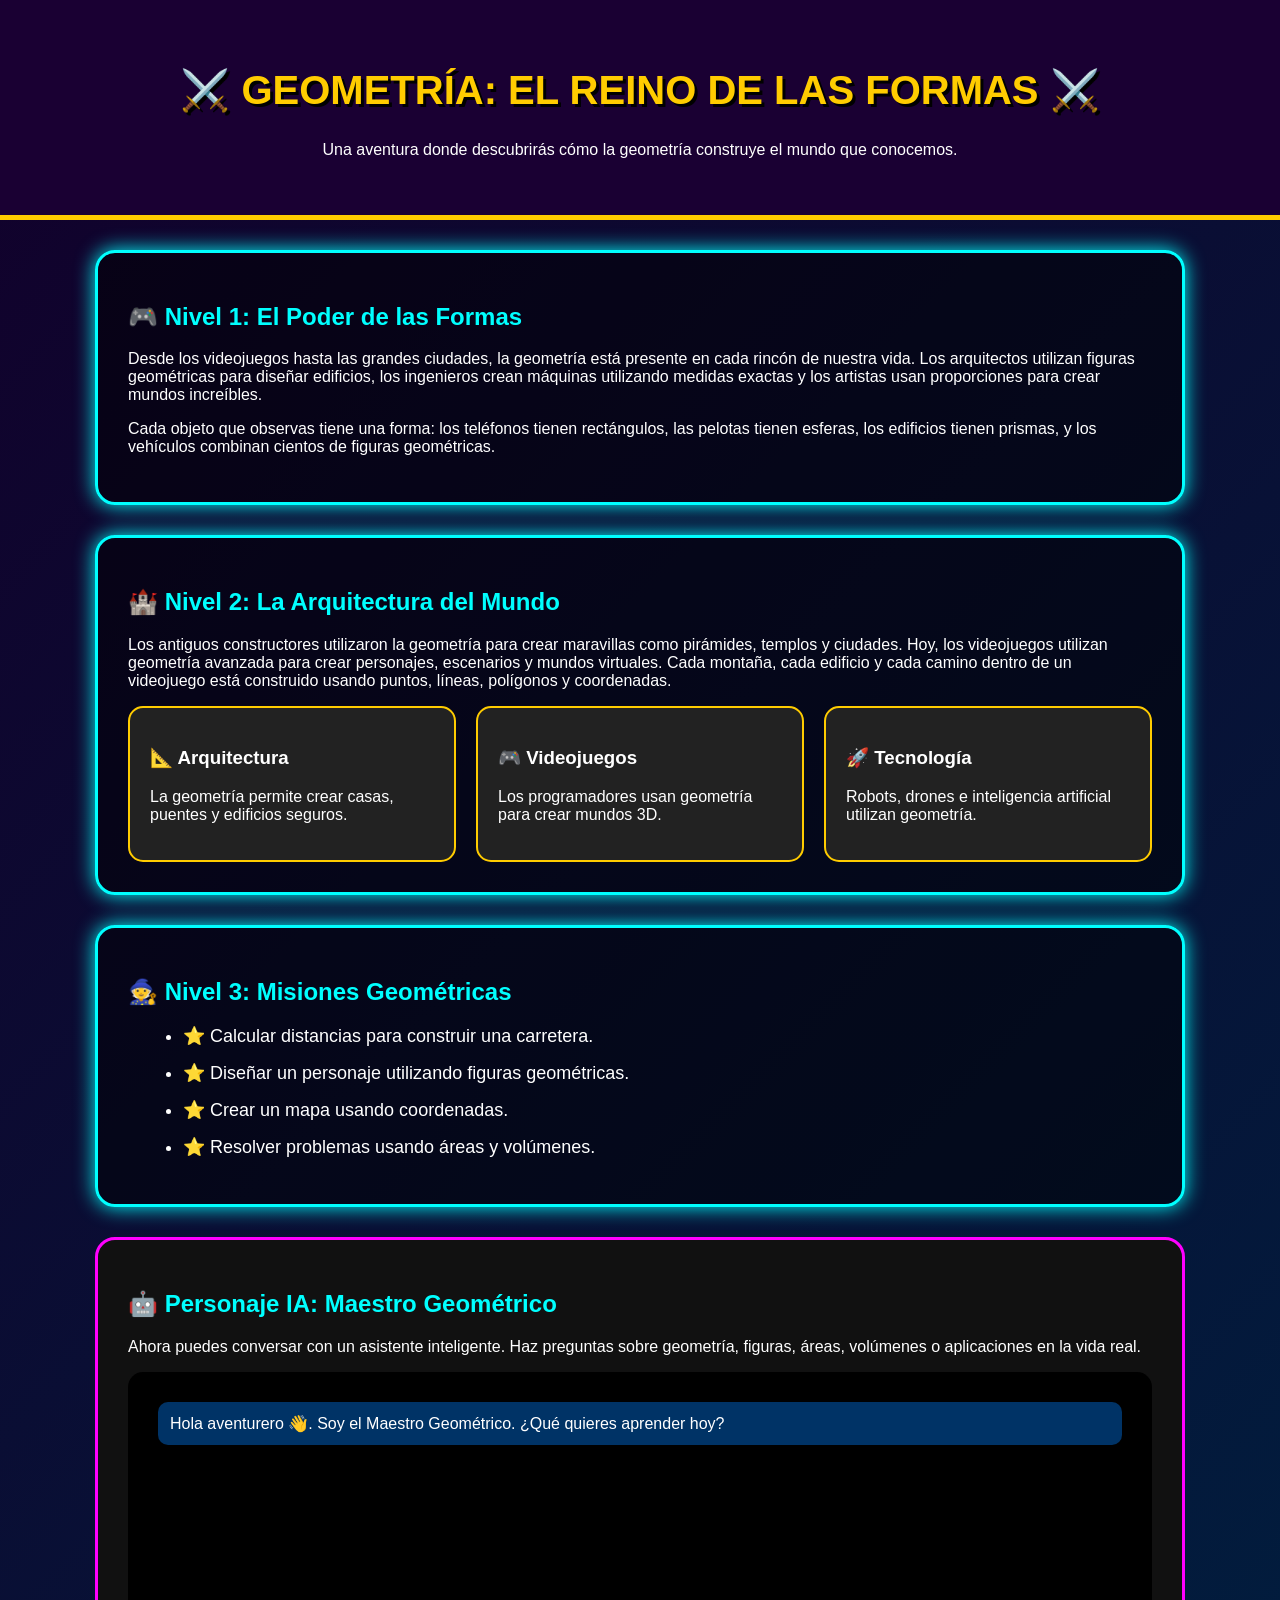
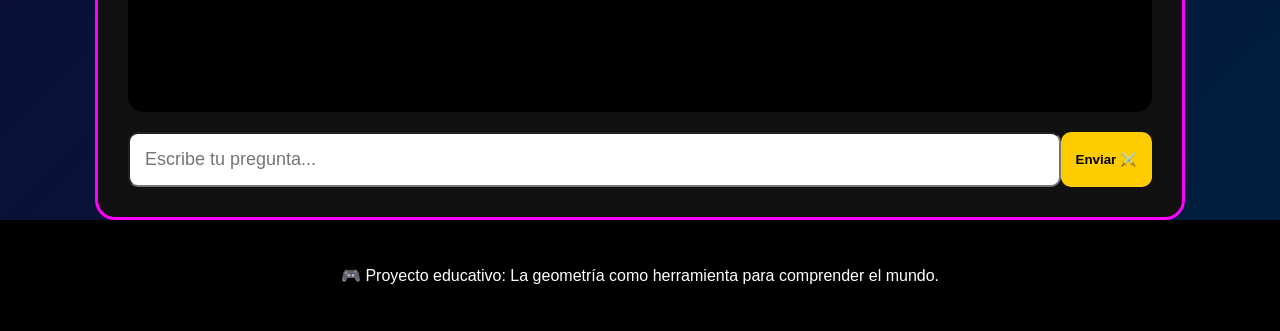
<file: index.html>
<!DOCTYPE html>
<html lang="es">

<head>
    <meta charset="UTF-8">
    <meta name="viewport" content="width=device-width, initial-scale=1.0">

    <title>Geometría: El Reino de las Formas</title>

    <link rel="stylesheet" href="estilos.css">

</head>

<body>

<header>

    <h1>⚔️ GEOMETRÍA: EL REINO DE LAS FORMAS ⚔️</h1>

    <p>
        Una aventura donde descubrirás cómo la geometría construye
        el mundo que conocemos.
    </p>

</header>


<section class="nivel">

<h2>🎮 Nivel 1: El Poder de las Formas</h2>


<p>
Desde los videojuegos hasta las grandes ciudades, la geometría está
presente en cada rincón de nuestra vida.

Los arquitectos utilizan figuras geométricas para diseñar edificios,
los ingenieros crean máquinas utilizando medidas exactas y los artistas
usan proporciones para crear mundos increíbles.
</p>


<p>
Cada objeto que observas tiene una forma:
los teléfonos tienen rectángulos,
las pelotas tienen esferas,
los edificios tienen prismas,
y los vehículos combinan cientos de figuras geométricas.
</p>


</section>



<section class="nivel">

<h2>🏰 Nivel 2: La Arquitectura del Mundo</h2>


<p>

Los antiguos constructores utilizaron la geometría para crear
maravillas como pirámides, templos y ciudades.

Hoy, los videojuegos utilizan geometría avanzada para crear
personajes, escenarios y mundos virtuales.

Cada montaña, cada edificio y cada camino dentro de un videojuego
está construido usando puntos, líneas, polígonos y coordenadas.

</p>


<div class="tarjetas">


<div class="tarjeta">

<h3>📐 Arquitectura</h3>

<p>
La geometría permite crear casas, puentes y edificios seguros.
</p>

</div>


<div class="tarjeta">

<h3>🎮 Videojuegos</h3>

<p>
Los programadores usan geometría para crear mundos 3D.
</p>

</div>



<div class="tarjeta">

<h3>🚀 Tecnología</h3>

<p>
Robots, drones e inteligencia artificial utilizan geometría.
</p>

</div>


</div>


</section>




<section class="nivel">


<h2>🧙 Nivel 3: Misiones Geométricas</h2>


<ul>

<li>
⭐ Calcular distancias para construir una carretera.
</li>


<li>
⭐ Diseñar un personaje utilizando figuras geométricas.
</li>


<li>
⭐ Crear un mapa usando coordenadas.
</li>


<li>
⭐ Resolver problemas usando áreas y volúmenes.
</li>


</ul>


</section>




<section class="chatbot">


<h2>🤖 Personaje IA: Maestro Geométrico</h2>


<p>
Ahora puedes conversar con un asistente inteligente.
Haz preguntas sobre geometría, figuras, áreas, volúmenes
o aplicaciones en la vida real.
</p>



<div id="chat">

<div class="mensaje bot">
Hola aventurero 👋.
Soy el Maestro Geométrico.
¿Qué quieres aprender hoy?
</div>


</div>



<div class="entrada">

<input 
id="pregunta"
placeholder="Escribe tu pregunta..."
>


<button onclick="enviarPregunta()">
Enviar ⚔️
</button>


</div>



</section>




<footer>

<p>
🎮 Proyecto educativo: La geometría como herramienta para comprender el mundo.
</p>

</footer>



<script src="chatbot.js"></script>


</body>

</html>
</file>
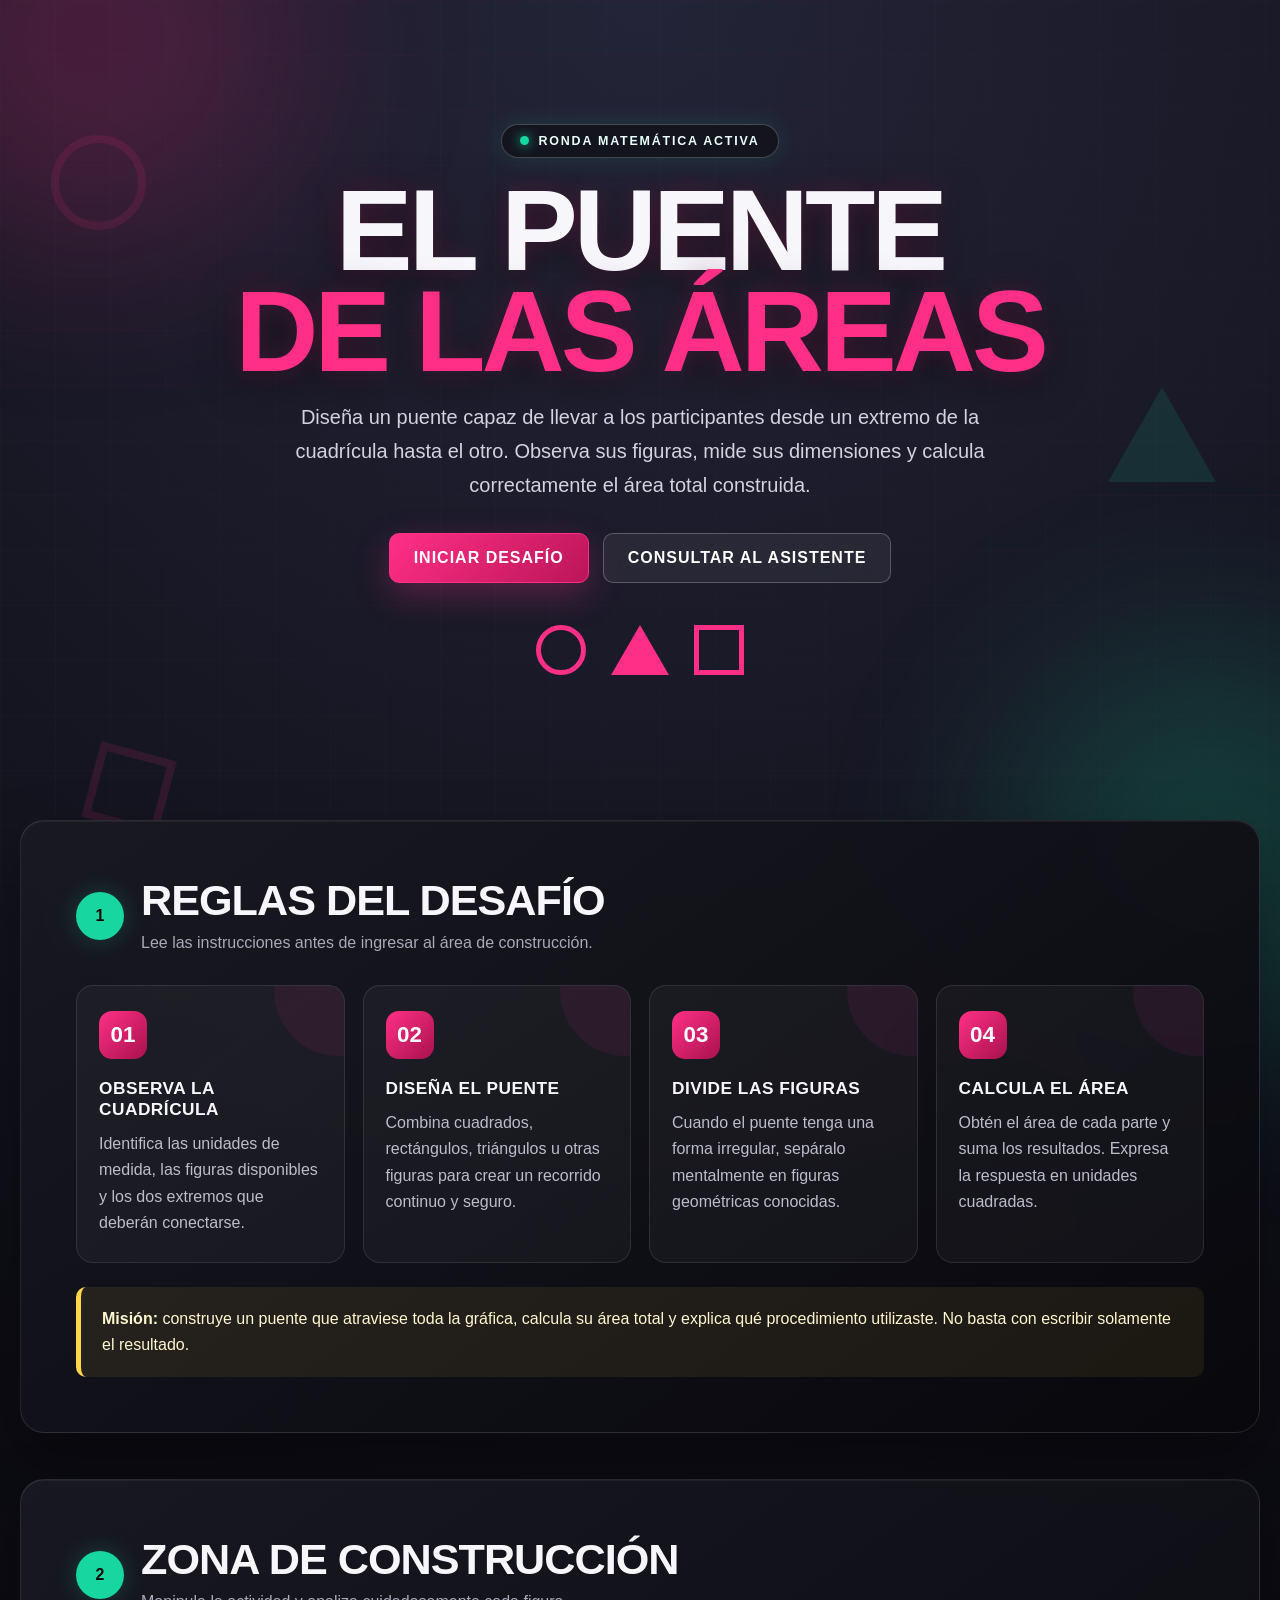
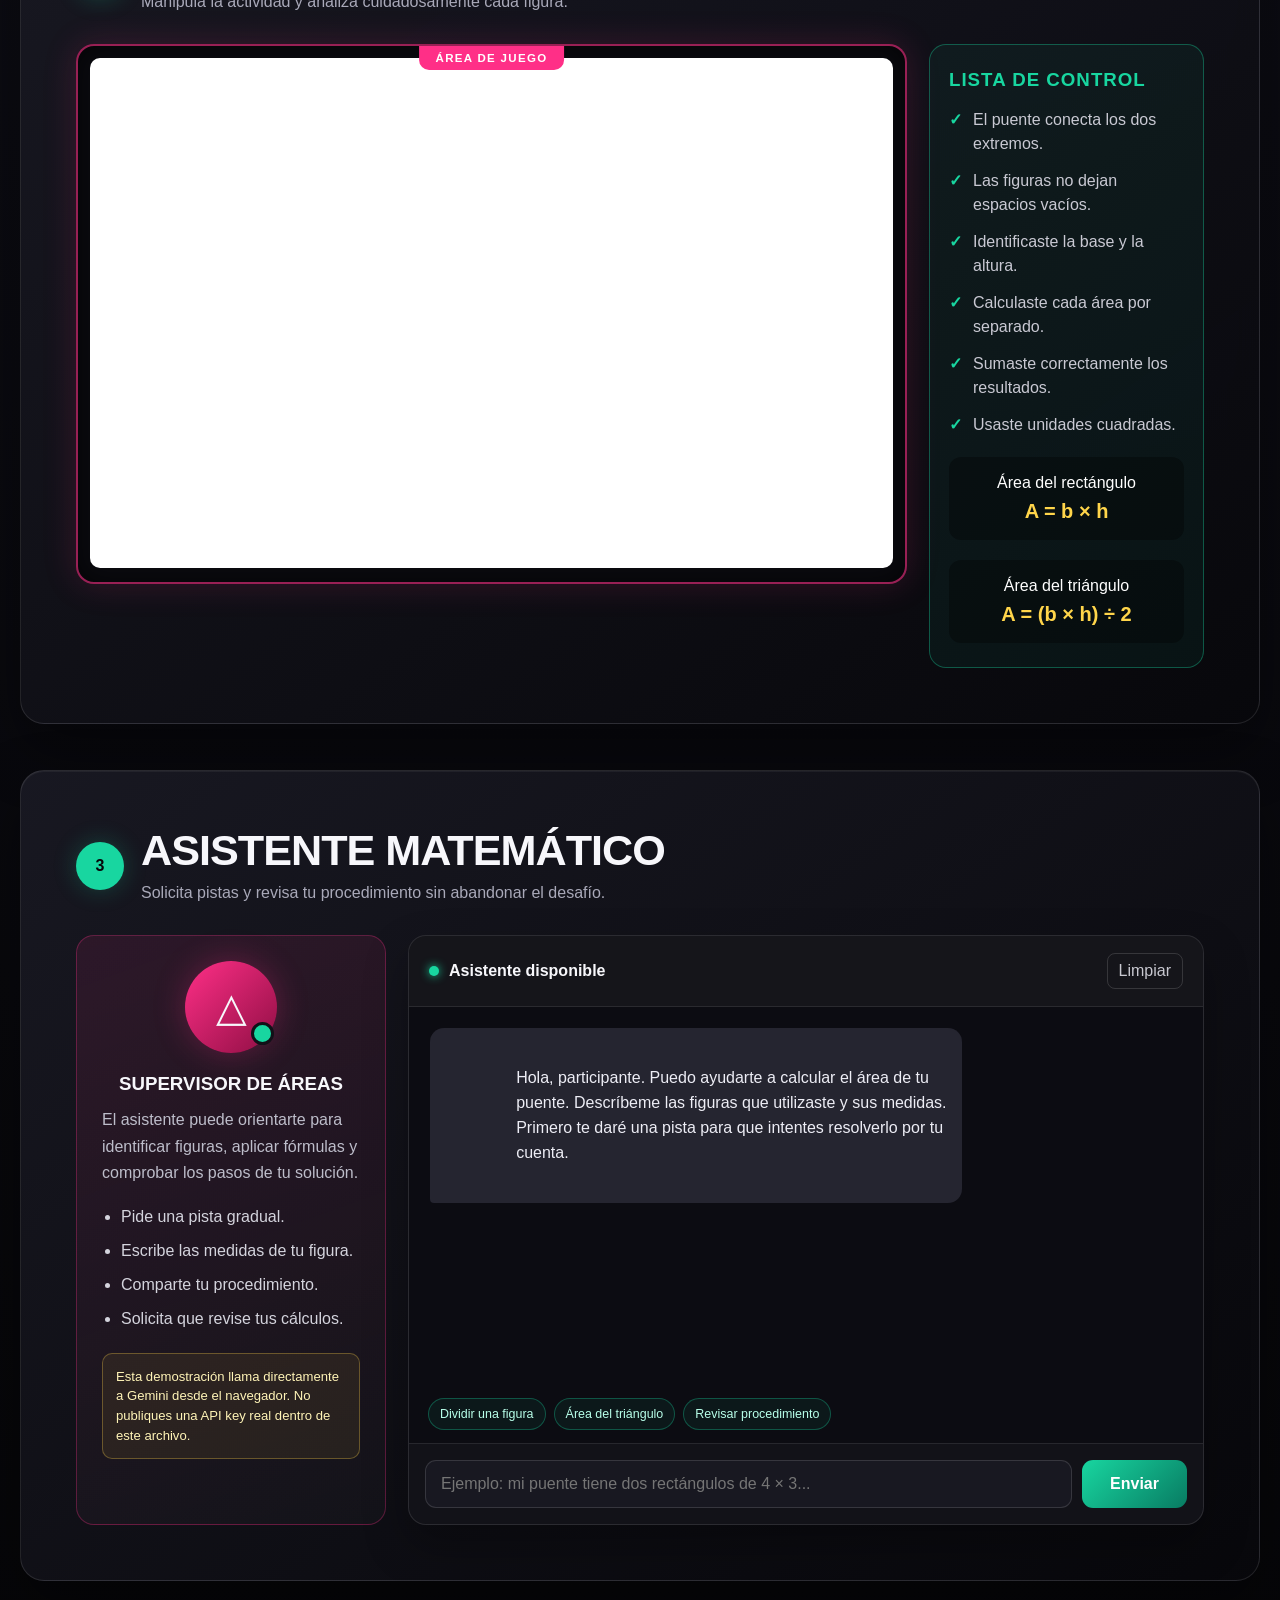
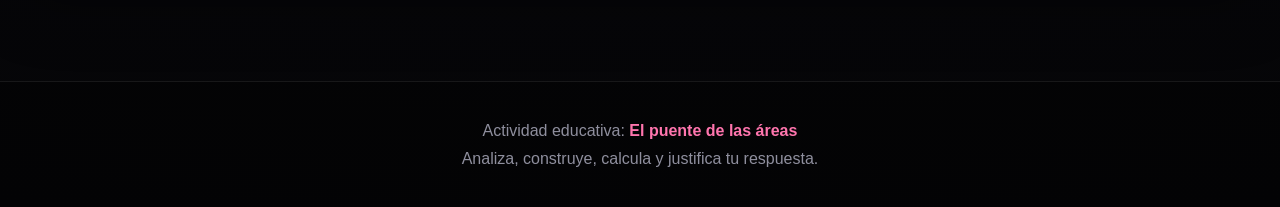
<file: ia/chatbot.html>
<!DOCTYPE html>
<html lang="es">
  <head>
    <meta charset="UTF-8" />

    <meta name="viewport" content="width=device-width, initial-scale=1.0" />

    <title>El Puente de las Áreas</title>

    <style>
      :root {
        --rosa: #ff2f87;
        --rosa-claro: #ff75ae;
        --verde: #18d6a0;
        --verde-oscuro: #087b62;
        --negro: #07070a;
        --negro-suave: #111118;
        --gris: #252530;
        --blanco: #f7f7fb;
        --amarillo: #ffd54a;
        --rojo: #ff4d5d;
      }

      * {
        box-sizing: border-box;
        margin: 0;
        padding: 0;
      }

      html {
        scroll-behavior: smooth;
      }

      body {
        min-height: 100vh;
        overflow-x: hidden;
        color: var(--blanco);
        font-family: 'Trebuchet MS', Arial, sans-serif;
        background: radial-gradient(
          circle at top,
          #242438 0%,
          #0c0c13 44%,
          #050507 100%
        );
      }

      button,
      input {
        font: inherit;
      }

      button {
        cursor: pointer;
      }

      /* =========================
           FONDO ANIMADO
        ========================== */

      .background-grid {
        position: fixed;
        inset: 0;
        z-index: -4;
        opacity: 0.22;
        pointer-events: none;

        background-image: linear-gradient(
            rgba(255, 47, 135, 0.15) 1px,
            transparent 1px
          ),
          linear-gradient(90deg, rgba(24, 214, 160, 0.12) 1px, transparent 1px);

        background-size: 55px 55px;
        animation: moverCuadricula 18s linear infinite;
      }

      @keyframes moverCuadricula {
        from {
          background-position: 0 0;
        }

        to {
          background-position: 55px 55px;
        }
      }

      .glow {
        position: fixed;
        z-index: -3;
        width: 420px;
        height: 420px;
        border-radius: 50%;
        filter: blur(95px);
        opacity: 0.2;
        pointer-events: none;
      }

      .glow-one {
        top: -170px;
        left: -120px;
        background: var(--rosa);
        animation: flotarGlow 9s ease-in-out infinite alternate;
      }

      .glow-two {
        right: -140px;
        bottom: -160px;
        background: var(--verde);
        animation: flotarGlow 12s ease-in-out infinite alternate-reverse;
      }

      @keyframes flotarGlow {
        from {
          transform: translate(0, 0) scale(1);
        }

        to {
          transform: translate(70px, 55px) scale(1.16);
        }
      }

      .floating-symbol {
        position: fixed;
        z-index: -2;
        opacity: 0.12;
        pointer-events: none;
        animation: flotarSimbolo 8s ease-in-out infinite;
      }

      .floating-circle {
        top: 15%;
        left: 4%;
        width: 95px;
        height: 95px;
        border: 8px solid var(--rosa);
        border-radius: 50%;
      }

      .floating-triangle {
        top: 43%;
        right: 5%;
        width: 0;
        height: 0;
        border-left: 54px solid transparent;
        border-right: 54px solid transparent;
        border-bottom: 95px solid var(--verde);
        animation-delay: -3s;
      }

      .floating-square {
        left: 7%;
        bottom: 8%;
        width: 78px;
        height: 78px;
        border: 8px solid var(--rosa);
        transform: rotate(15deg);
        animation-delay: -5s;
      }

      @keyframes flotarSimbolo {
        0%,
        100% {
          transform: translateY(0) rotate(0deg);
        }

        50% {
          transform: translateY(-28px) rotate(10deg);
        }
      }

      /* =========================
           ENCABEZADO
        ========================== */

      .hero {
        position: relative;
        display: grid;
        place-items: center;
        min-height: 86vh;
        padding: 80px 20px 55px;
        text-align: center;
        overflow: hidden;
      }

      .hero-content {
        position: relative;
        z-index: 2;
        width: min(1050px, 100%);
      }

      .round-label {
        display: inline-flex;
        align-items: center;
        gap: 9px;
        margin-bottom: 22px;
        padding: 9px 18px;
        border: 1px solid rgba(255, 255, 255, 0.22);
        border-radius: 999px;
        color: #e7fff7;
        background: rgba(17, 17, 24, 0.75);
        box-shadow: 0 0 25px rgba(24, 214, 160, 0.15);
        backdrop-filter: blur(10px);
        letter-spacing: 1.8px;
        text-transform: uppercase;
        font-size: 0.78rem;
        font-weight: bold;
      }

      .status-dot {
        width: 9px;
        height: 9px;
        border-radius: 50%;
        background: var(--verde);
        box-shadow: 0 0 12px var(--verde);
        animation: latido 1.3s infinite;
      }

      @keyframes latido {
        0%,
        100% {
          transform: scale(1);
          opacity: 1;
        }

        50% {
          transform: scale(1.7);
          opacity: 0.45;
        }
      }

      h1 {
        margin-bottom: 18px;
        font-size: clamp(3.2rem, 9vw, 7.8rem);
        line-height: 0.88;
        text-transform: uppercase;
        letter-spacing: -4px;
        text-shadow: 0 0 25px rgba(255, 47, 135, 0.2),
          0 8px 40px rgba(0, 0, 0, 0.65);
      }

      h1 .title-white {
        display: block;
        color: var(--blanco);
      }

      h1 .title-pink {
        display: block;
        color: var(--rosa);
      }

      .hero-description {
        width: min(760px, 100%);
        margin: 0 auto 31px;
        color: #d3d3df;
        font-size: clamp(1rem, 2vw, 1.25rem);
        line-height: 1.7;
      }

      .hero-actions {
        display: flex;
        flex-wrap: wrap;
        justify-content: center;
        gap: 14px;
      }

      .primary-button,
      .secondary-button {
        min-width: 190px;
        padding: 15px 24px;
        border-radius: 10px;
        text-decoration: none;
        text-transform: uppercase;
        letter-spacing: 1px;
        font-weight: bold;
        transition: transform 0.25s ease, box-shadow 0.25s ease,
          border-color 0.25s ease;
      }

      .primary-button {
        border: 1px solid var(--rosa);
        color: white;
        background: linear-gradient(135deg, var(--rosa), #bb1558);
        box-shadow: 0 12px 35px rgba(255, 47, 135, 0.27);
      }

      .secondary-button {
        border: 1px solid rgba(255, 255, 255, 0.24);
        color: white;
        background: rgba(255, 255, 255, 0.06);
        backdrop-filter: blur(8px);
      }

      .primary-button:hover,
      .secondary-button:hover {
        transform: translateY(-4px);
      }

      .primary-button:hover {
        box-shadow: 0 18px 40px rgba(255, 47, 135, 0.42);
      }

      .secondary-button:hover {
        border-color: var(--verde);
      }

      .symbols-line {
        display: flex;
        justify-content: center;
        align-items: center;
        gap: 25px;
        margin-top: 42px;
      }

      .symbol {
        display: grid;
        place-items: center;
        width: 50px;
        height: 50px;
        transition: transform 0.3s ease;
      }

      .symbol:hover {
        transform: rotate(12deg) scale(1.12);
      }

      .circle-symbol {
        border: 5px solid var(--rosa);
        border-radius: 50%;
      }

      .square-symbol {
        border: 5px solid var(--rosa);
      }

      .triangle-symbol {
        width: 0;
        height: 0;
        border-left: 29px solid transparent;
        border-right: 29px solid transparent;
        border-bottom: 50px solid var(--rosa);
      }

      /* =========================
           CONTENIDO GENERAL
        ========================== */

      main {
        width: min(1240px, calc(100% - 30px));
        margin: auto;
        padding-bottom: 100px;
      }

      .section {
        margin-top: 46px;
        padding: clamp(25px, 5vw, 55px);
        border: 1px solid rgba(255, 255, 255, 0.11);
        border-radius: 24px;
        background: linear-gradient(
          145deg,
          rgba(25, 25, 35, 0.95),
          rgba(8, 8, 12, 0.94)
        );
        box-shadow: 0 25px 60px rgba(0, 0, 0, 0.35),
          inset 0 1px rgba(255, 255, 255, 0.05);
        backdrop-filter: blur(12px);
      }

      .section-heading {
        display: flex;
        align-items: center;
        gap: 17px;
        margin-bottom: 30px;
      }

      .section-number {
        display: grid;
        place-items: center;
        flex: 0 0 auto;
        width: 48px;
        height: 48px;
        border-radius: 50%;
        color: var(--negro);
        background: var(--verde);
        box-shadow: 0 0 24px rgba(24, 214, 160, 0.24);
        font-weight: 900;
      }

      .section-heading h2 {
        font-size: clamp(1.65rem, 4vw, 2.7rem);
        text-transform: uppercase;
        letter-spacing: -1px;
      }

      .section-heading p {
        margin-top: 6px;
        color: #a9a9b9;
        line-height: 1.5;
      }

      /* =========================
           REGLAS
        ========================== */

      .rules-grid {
        display: grid;
        grid-template-columns: repeat(auto-fit, minmax(210px, 1fr));
        gap: 18px;
      }

      .rule-card {
        position: relative;
        min-height: 215px;
        padding: 25px 22px;
        overflow: hidden;
        border: 1px solid rgba(255, 255, 255, 0.1);
        border-radius: 17px;
        background: rgba(255, 255, 255, 0.035);
        transition: transform 0.3s ease, border-color 0.3s ease,
          background 0.3s ease;
      }

      .rule-card::before {
        content: '';
        position: absolute;
        top: -60px;
        right: -60px;
        width: 130px;
        height: 130px;
        border-radius: 50%;
        background: rgba(255, 47, 135, 0.08);
      }

      .rule-card:hover {
        transform: translateY(-7px);
        border-color: rgba(255, 47, 135, 0.55);
        background: rgba(255, 255, 255, 0.055);
      }

      .rule-icon {
        display: grid;
        place-items: center;
        width: 48px;
        height: 48px;
        margin-bottom: 19px;
        border-radius: 13px;
        color: white;
        background: linear-gradient(135deg, var(--rosa), #a9124c);
        font-size: 1.4rem;
        font-weight: bold;
      }

      .rule-card h3 {
        margin-bottom: 11px;
        font-size: 1.08rem;
        text-transform: uppercase;
        letter-spacing: 0.5px;
      }

      .rule-card p {
        color: #bdbdca;
        line-height: 1.65;
      }

      .mission-box {
        margin-top: 24px;
        padding: 19px 21px;
        border-left: 5px solid var(--amarillo);
        border-radius: 10px;
        color: #fff7cd;
        background: rgba(255, 213, 74, 0.08);
        line-height: 1.65;
      }

      /* =========================
           GEOGEBRA
        ========================== */

      .game-layout {
        display: grid;
        grid-template-columns: minmax(0, 1fr) 275px;
        gap: 22px;
        align-items: start;
      }

      .geogebra-container {
        position: relative;
        width: 100%;
        min-height: 540px;
        padding: 12px;
        overflow: hidden;
        border: 2px solid rgba(255, 47, 135, 0.58);
        border-radius: 18px;
        background: #0b0b10;
        box-shadow: 0 0 35px rgba(255, 47, 135, 0.16),
          inset 0 0 30px rgba(0, 0, 0, 0.7);
      }

      .geogebra-container::before {
        content: 'ÁREA DE JUEGO';
        position: absolute;
        top: 0;
        left: 50%;
        z-index: 3;
        padding: 6px 17px;
        border-radius: 0 0 10px 10px;
        color: white;
        background: var(--rosa);
        transform: translateX(-50%);
        letter-spacing: 1.3px;
        font-size: 0.72rem;
        font-weight: bold;
      }

      .geogebra-container iframe {
        display: block;
        width: 100%;
        min-height: 510px;
        border: 0;
        border-radius: 10px;
        background: white;
      }

      .challenge-panel {
        padding: 24px 19px;
        border: 1px solid rgba(24, 214, 160, 0.35);
        border-radius: 17px;
        background: rgba(24, 214, 160, 0.055);
      }

      .challenge-panel h3 {
        margin-bottom: 17px;
        color: var(--verde);
        text-transform: uppercase;
        letter-spacing: 1px;
      }

      .challenge-list {
        display: grid;
        gap: 13px;
        list-style: none;
      }

      .challenge-list li {
        display: flex;
        gap: 11px;
        color: #c9c9d3;
        line-height: 1.5;
      }

      .challenge-list li::before {
        content: '✓';
        color: var(--verde);
        font-weight: bold;
      }

      .formula-box {
        margin-top: 20px;
        padding: 17px;
        border-radius: 12px;
        color: #fff;
        background: rgba(0, 0, 0, 0.34);
        text-align: center;
      }

      .formula-box span {
        display: block;
        margin-top: 8px;
        color: var(--amarillo);
        font-size: 1.25rem;
        font-weight: bold;
      }

      /* =========================
           CHATBOT
        ========================== */

      .chat-layout {
        display: grid;
        grid-template-columns: 310px minmax(0, 1fr);
        gap: 22px;
      }

      .assistant-information {
        padding: 25px;
        border: 1px solid rgba(255, 47, 135, 0.3);
        border-radius: 18px;
        background: linear-gradient(
          160deg,
          rgba(255, 47, 135, 0.1),
          rgba(255, 255, 255, 0.025)
        );
      }

      .assistant-avatar {
        position: relative;
        display: grid;
        place-items: center;
        width: 92px;
        height: 92px;
        margin: 0 auto 20px;
        border-radius: 50%;
        background: linear-gradient(135deg, var(--rosa), #8e0e43);
        box-shadow: 0 0 32px rgba(255, 47, 135, 0.28);
        font-size: 2.5rem;
      }

      .assistant-avatar::after {
        content: '';
        position: absolute;
        right: 3px;
        bottom: 8px;
        width: 17px;
        height: 17px;
        border: 3px solid var(--negro-suave);
        border-radius: 50%;
        background: var(--verde);
      }

      .assistant-information h3 {
        margin-bottom: 12px;
        text-align: center;
        text-transform: uppercase;
      }

      .assistant-information p {
        color: #bdbdca;
        line-height: 1.65;
      }

      .assistant-information ul {
        display: grid;
        gap: 10px;
        margin-top: 18px;
        padding-left: 19px;
        color: #d4d4dd;
        line-height: 1.5;
      }

      .security-warning {
        margin-top: 22px;
        padding: 13px;
        border: 1px solid rgba(255, 213, 74, 0.3);
        border-radius: 10px;
        color: #fff4b7;
        background: rgba(255, 213, 74, 0.07);
        font-size: 0.82rem;
        line-height: 1.5;
      }

      .chat-card {
        display: flex;
        flex-direction: column;
        min-height: 590px;
        overflow: hidden;
        border: 1px solid rgba(255, 255, 255, 0.13);
        border-radius: 18px;
        background: #0c0c12;
        box-shadow: 0 20px 45px rgba(0, 0, 0, 0.28);
      }

      .chat-header {
        display: flex;
        align-items: center;
        justify-content: space-between;
        gap: 15px;
        padding: 17px 20px;
        border-bottom: 1px solid rgba(255, 255, 255, 0.09);
        background: rgba(255, 255, 255, 0.035);
      }

      .chat-header-title {
        display: flex;
        align-items: center;
        gap: 10px;
      }

      .online-dot {
        width: 10px;
        height: 10px;
        border-radius: 50%;
        background: var(--verde);
        box-shadow: 0 0 10px var(--verde);
      }

      .clear-button {
        padding: 8px 11px;
        border: 1px solid rgba(255, 255, 255, 0.14);
        border-radius: 8px;
        color: #c8c8d0;
        background: transparent;
        transition: 0.2s ease;
      }

      .clear-button:hover {
        color: white;
        border-color: var(--rosa);
      }

      .chat-messages {
        display: flex;
        flex: 1;
        flex-direction: column;
        gap: 14px;
        min-height: 390px;
        max-height: 490px;
        padding: 21px;
        overflow-y: auto;
      }

      .message {
        max-width: 84%;
        padding: 13px 15px;
        border-radius: 14px;
        line-height: 1.55;
        white-space: pre-wrap;
        overflow-wrap: anywhere;
        animation: aparecerMensaje 0.25s ease;
      }

      @keyframes aparecerMensaje {
        from {
          opacity: 0;
          transform: translateY(8px);
        }

        to {
          opacity: 1;
          transform: translateY(0);
        }
      }

      .bot-message {
        align-self: flex-start;
        border-bottom-left-radius: 4px;
        color: #ededf5;
        background: #252530;
      }

      .user-message {
        align-self: flex-end;
        border-bottom-right-radius: 4px;
        color: white;
        background: linear-gradient(135deg, var(--rosa), #b51658);
      }

      .error-message {
        align-self: flex-start;
        border: 1px solid rgba(255, 77, 93, 0.4);
        color: #ffd7dc;
        background: rgba(255, 77, 93, 0.12);
      }

      .typing-message {
        align-self: flex-start;
        color: #bcbcc7;
        background: #20202a;
      }

      .typing-dots {
        display: inline-flex;
        gap: 4px;
      }

      .typing-dots span {
        width: 6px;
        height: 6px;
        border-radius: 50%;
        background: var(--verde);
        animation: escribir 1s infinite alternate;
      }

      .typing-dots span:nth-child(2) {
        animation-delay: 0.2s;
      }

      .typing-dots span:nth-child(3) {
        animation-delay: 0.4s;
      }

      @keyframes escribir {
        to {
          opacity: 0.25;
          transform: translateY(-4px);
        }
      }

      .suggestion-buttons {
        display: flex;
        flex-wrap: wrap;
        gap: 8px;
        padding: 0 19px 13px;
      }

      .suggestion-button {
        padding: 8px 11px;
        border: 1px solid rgba(24, 214, 160, 0.32);
        border-radius: 999px;
        color: #b8ffea;
        background: rgba(24, 214, 160, 0.06);
        font-size: 0.78rem;
        transition: 0.2s ease;
      }

      .suggestion-button:hover {
        color: #06140f;
        background: var(--verde);
      }

      .chat-form {
        display: grid;
        grid-template-columns: 1fr auto;
        gap: 10px;
        padding: 16px;
        border-top: 1px solid rgba(255, 255, 255, 0.09);
        background: rgba(255, 255, 255, 0.025);
      }

      .chat-input {
        min-width: 0;
        padding: 14px 15px;
        border: 1px solid rgba(255, 255, 255, 0.13);
        border-radius: 11px;
        outline: none;
        color: white;
        background: #181821;
        transition: border-color 0.2s ease, box-shadow 0.2s ease;
      }

      .chat-input:focus {
        border-color: var(--verde);
        box-shadow: 0 0 0 3px rgba(24, 214, 160, 0.09);
      }

      .send-button {
        min-width: 105px;
        padding: 12px 18px;
        border: 0;
        border-radius: 11px;
        color: white;
        background: linear-gradient(135deg, var(--verde), var(--verde-oscuro));
        font-weight: bold;
        transition: transform 0.2s ease, opacity 0.2s ease;
      }

      .send-button:hover {
        transform: translateY(-2px);
      }

      .send-button:disabled {
        cursor: not-allowed;
        opacity: 0.55;
        transform: none;
      }

      /* =========================
           PIE DE PÁGINA
        ========================== */

      footer {
        padding: 35px 20px;
        border-top: 1px solid rgba(255, 255, 255, 0.08);
        color: #8f8f9e;
        background: rgba(0, 0, 0, 0.28);
        text-align: center;
        line-height: 1.7;
      }

      footer strong {
        color: var(--rosa-claro);
      }

      /* =========================
           RESPONSIVE
        ========================== */

      @media (max-width: 1000px) {
        .game-layout,
        .chat-layout {
          grid-template-columns: 1fr;
        }

        .challenge-panel {
          order: -1;
        }

        .assistant-information {
          display: grid;
          grid-template-columns: auto 1fr;
          gap: 20px;
          align-items: center;
        }

        .assistant-avatar {
          margin: 0;
        }

        .assistant-information h3 {
          text-align: left;
        }

        .assistant-information ul,
        .security-warning {
          grid-column: 1 / -1;
        }
      }

      @media (max-width: 650px) {
        .hero {
          min-height: auto;
          padding-top: 65px;
        }

        h1 {
          letter-spacing: -2px;
        }

        .section {
          padding: 24px 16px;
          border-radius: 17px;
        }

        .section-heading {
          align-items: flex-start;
        }

        .geogebra-container {
          min-height: 480px;
          padding: 8px;
        }

        .geogebra-container iframe {
          min-height: 460px;
        }

        .assistant-information {
          display: block;
        }

        .assistant-avatar {
          margin: 0 auto 20px;
        }

        .assistant-information h3 {
          text-align: center;
        }

        .chat-form {
          grid-template-columns: 1fr;
        }

        .send-button {
          width: 100%;
        }

        .message {
          max-width: 92%;
        }

        .primary-button,
        .secondary-button {
          width: 100%;
        }
      }
    </style>
  </head>

  <body>
    <div class="background-grid"></div>

    <div class="glow glow-one"></div>
    <div class="glow glow-two"></div>

    <div class="floating-symbol floating-circle"></div>
    <div class="floating-symbol floating-triangle"></div>
    <div class="floating-symbol floating-square"></div>

    <header class="hero">
      <div class="hero-content">
        <div class="round-label">
          <span class="status-dot"></span>
          Ronda matemática activa
        </div>

        <h1>
          <span class="title-white">El puente</span>
          <span class="title-pink">de las áreas</span>
        </h1>

        <p class="hero-description">
          Diseña un puente capaz de llevar a los participantes desde un extremo
          de la cuadrícula hasta el otro. Observa sus figuras, mide sus
          dimensiones y calcula correctamente el área total construida.
        </p>

        <div class="hero-actions">
          <a class="primary-button" href="#actividad"> Iniciar desafío </a>

          <a class="secondary-button" href="#asistente">
            Consultar al asistente
          </a>
        </div>

        <div class="symbols-line" aria-hidden="true">
          <div class="symbol circle-symbol"></div>
          <div class="symbol triangle-symbol"></div>
          <div class="symbol square-symbol"></div>
        </div>
      </div>
    </header>

    <main>
      <!-- REGLAS -->

      <section class="section" id="reglas">
        <div class="section-heading">
          <div class="section-number">1</div>

          <div>
            <h2>Reglas del desafío</h2>
            <p>
              Lee las instrucciones antes de ingresar al área de construcción.
            </p>
          </div>
        </div>

        <div class="rules-grid">
          <article class="rule-card">
            <div class="rule-icon">01</div>

            <h3>Observa la cuadrícula</h3>

            <p>
              Identifica las unidades de medida, las figuras disponibles y los
              dos extremos que deberán conectarse.
            </p>
          </article>

          <article class="rule-card">
            <div class="rule-icon">02</div>

            <h3>Diseña el puente</h3>

            <p>
              Combina cuadrados, rectángulos, triángulos u otras figuras para
              crear un recorrido continuo y seguro.
            </p>
          </article>

          <article class="rule-card">
            <div class="rule-icon">03</div>

            <h3>Divide las figuras</h3>

            <p>
              Cuando el puente tenga una forma irregular, sepáralo mentalmente
              en figuras geométricas conocidas.
            </p>
          </article>

          <article class="rule-card">
            <div class="rule-icon">04</div>

            <h3>Calcula el área</h3>

            <p>
              Obtén el área de cada parte y suma los resultados. Expresa la
              respuesta en unidades cuadradas.
            </p>
          </article>
        </div>

        <div class="mission-box">
          <strong>Misión:</strong>
          construye un puente que atraviese toda la gráfica, calcula su área
          total y explica qué procedimiento utilizaste. No basta con escribir
          solamente el resultado.
        </div>
      </section>

      <!-- GEOGEBRA -->

      <section class="section" id="actividad">
        <div class="section-heading">
          <div class="section-number">2</div>

          <div>
            <h2>Zona de construcción</h2>
            <p>Manipula la actividad y analiza cuidadosamente cada figura.</p>
          </div>
        </div>

        <div class="game-layout">
          <div class="geogebra-container">
            <iframe
              scrolling="no"
              title="Area Fun Using a Grid"
              src="https://www.geogebra.org/material/iframe/id/vvarvmda/width/800/height/500/border/888888/sfsb/true/smb/false/stb/false/stbh/false/ai/false/asb/false/sri/false/rc/false/ld/false/sdz/false/ctl/false"
              allowfullscreen
              loading="lazy"
            ></iframe>
          </div>

          <aside class="challenge-panel">
            <h3>Lista de control</h3>

            <ul class="challenge-list">
              <li>El puente conecta los dos extremos.</li>

              <li>Las figuras no dejan espacios vacíos.</li>

              <li>Identificaste la base y la altura.</li>

              <li>Calculaste cada área por separado.</li>

              <li>Sumaste correctamente los resultados.</li>

              <li>Usaste unidades cuadradas.</li>
            </ul>

            <div class="formula-box">
              Área del rectángulo
              <span>A = b × h</span>
            </div>

            <div class="formula-box">
              Área del triángulo
              <span>A = (b × h) ÷ 2</span>
            </div>
          </aside>
        </div>
      </section>

      <!-- CHATBOT -->

      <section class="section" id="asistente">
        <div class="section-heading">
          <div class="section-number">3</div>

          <div>
            <h2>Asistente matemático</h2>
            <p>
              Solicita pistas y revisa tu procedimiento sin abandonar el
              desafío.
            </p>
          </div>
        </div>

        <div class="chat-layout">
          <aside class="assistant-information">
            <div class="assistant-avatar">△</div>

            <div>
              <h3>Supervisor de áreas</h3>

              <p>
                El asistente puede orientarte para identificar figuras, aplicar
                fórmulas y comprobar los pasos de tu solución.
              </p>
            </div>

            <ul>
              <li>Pide una pista gradual.</li>
              <li>Escribe las medidas de tu figura.</li>
              <li>Comparte tu procedimiento.</li>
              <li>Solicita que revise tus cálculos.</li>
            </ul>

            <div class="security-warning">
              Esta demostración llama directamente a Gemini desde el navegador.
              No publiques una API key real dentro de este archivo.
            </div>
          </aside>

          <div class="chat-card">
            <div class="chat-header">
              <div class="chat-header-title">
                <span class="online-dot"></span>
                <strong>Asistente disponible</strong>
              </div>

              <button class="clear-button" id="clearChatButton" type="button">
                Limpiar
              </button>
            </div>

            <div class="chat-messages" id="chatMessages" aria-live="polite">
              <div class="message bot-message">
                Hola, participante. Puedo ayudarte a calcular el área de tu
                puente. Descríbeme las figuras que utilizaste y sus medidas.
                Primero te daré una pista para que intentes resolverlo por tu
                cuenta.
              </div>
            </div>

            <div class="suggestion-buttons">
              <button
                class="suggestion-button"
                type="button"
                data-question="¿Cómo puedo dividir una figura irregular para calcular su área?"
              >
                Dividir una figura
              </button>

              <button
                class="suggestion-button"
                type="button"
                data-question="Explícame la fórmula del área de un triángulo con un ejemplo sencillo."
              >
                Área del triángulo
              </button>

              <button
                class="suggestion-button"
                type="button"
                data-question="Ayúdame a revisar mi procedimiento sin decirme directamente la respuesta."
              >
                Revisar procedimiento
              </button>
            </div>

            <form class="chat-form" id="chatForm">
              <input
                class="chat-input"
                id="chatInput"
                type="text"
                placeholder="Ejemplo: mi puente tiene dos rectángulos de 4 × 3..."
                autocomplete="off"
                maxlength="700"
                required
              />

              <button class="send-button" id="sendButton" type="submit">
                Enviar
              </button>
            </form>
          </div>
        </div>
      </section>
    </main>

    <footer>
      <p>
        Actividad educativa:
        <strong>El puente de las áreas</strong>
      </p>

      <p>Analiza, construye, calcula y justifica tu respuesta.</p>
    </footer>

    <script>
      /*
        ============================================================
        CONFIGURACIÓN DE GEMINI
        ============================================================

        ADVERTENCIA:

        1. La clave compartida anteriormente debe ser revocada.
        2. Genera una clave nueva.
        3. No publiques este HTML con la clave escrita aquí.
        4. Para una actividad pública, utiliza un servidor o proxy.

        Esta configuración directa sirve únicamente para pruebas
        locales o privadas.
        */

      const GEMINI_API_KEY =
        'AQ.Ab8RN6LuW9IEE0Dw39gTw7UvRHbvyK-uJLsbMLtExRrSgrp1jg';

      /*
        Modelo indicado en la documentación oficial consultada.
        Podrás cambiarlo si tu cuenta utiliza otro modelo disponible.
        */

      const GEMINI_MODEL = 'gemini-3.6-flash';

      const GEMINI_ENDPOINT = `https://generativelanguage.googleapis.com/v1beta/models/${GEMINI_MODEL}:generateContent`;

      const SYSTEM_INSTRUCTION = `
Eres un tutor de matemáticas para estudiantes de educación secundaria.

La actividad se llama "El puente de las áreas". Los estudiantes construyen
o analizan un puente compuesto por figuras geométricas dentro de una
cuadrícula y deben calcular su área total.

Cumple estas reglas:

1. Responde siempre en español claro y amigable.
2. Ayuda principalmente con áreas de cuadrados, rectángulos, triángulos,
   paralelogramos, trapecios y figuras compuestas.
3. No entregues inmediatamente la respuesta final.
4. Primero realiza una pregunta orientadora o proporciona una pista.
5. Si el estudiante muestra su procedimiento, revísalo paso a paso.
6. Señala errores con respeto y explica cómo corregirlos.
7. Recuerda usar unidades cuadradas.
8. Presenta operaciones de forma ordenada.
9. No inventes medidas que el estudiante no haya proporcionado.
10. Cuando falten datos, solicita exactamente las medidas necesarias.
11. Evita temas ajenos a la actividad.
12. Mantén respuestas breves, de máximo 180 palabras, salvo que el
    estudiante solicite una explicación más detallada.
        `.trim();

      const chatForm = document.getElementById('chatForm');

      const chatInput = document.getElementById('chatInput');

      const chatMessages = document.getElementById('chatMessages');

      const sendButton = document.getElementById('sendButton');

      const clearChatButton = document.getElementById('clearChatButton');

      const suggestionButtons = document.querySelectorAll('.suggestion-button');

      /*
        Historial compatible con la estructura contents[] de Gemini.
        */

      let conversationHistory = [];

      function apiKeyIsConfigured() {
        return GEMINI_API_KEY && GEMINI_API_KEY !== 'asdfsdaf';
      }

      function scrollChatToBottom() {
        chatMessages.scrollTop = chatMessages.scrollHeight;
      }

      function createMessage(text, type = 'bot') {
        const message = document.createElement('div');

        message.classList.add('message');

        if (type === 'user') {
          message.classList.add('user-message');
        } else if (type === 'error') {
          message.classList.add('error-message');
        } else {
          message.classList.add('bot-message');
        }

        /*
            textContent evita que una respuesta introduzca HTML
            ejecutable dentro de la página.
            */

        message.textContent = text;

        chatMessages.appendChild(message);

        scrollChatToBottom();

        return message;
      }

      function showTypingIndicator() {
        const indicator = document.createElement('div');

        indicator.className = 'message typing-message';

        indicator.id = 'typingIndicator';

        indicator.innerHTML = `
                Analizando el puente
                <span class="typing-dots">
                    <span></span>
                    <span></span>
                    <span></span>
                </span>
            `;

        chatMessages.appendChild(indicator);

        scrollChatToBottom();
      }

      function removeTypingIndicator() {
        const indicator = document.getElementById('typingIndicator');

        if (indicator) {
          indicator.remove();
        }
      }

      function setLoading(isLoading) {
        sendButton.disabled = isLoading;
        chatInput.disabled = isLoading;

        sendButton.textContent = isLoading ? 'Pensando...' : 'Enviar';
      }

      function extractResponseText(data) {
        const parts = data?.candidates?.[0]?.content?.parts;

        if (!Array.isArray(parts)) {
          return '';
        }

        return parts
          .map((part) => part.text || '')
          .join('')
          .trim();
      }

      async function askGemini(userMessage) {
        if (!apiKeyIsConfigured()) {
          throw new Error('API_KEY_NOT_CONFIGURED');
        }

        const pendingHistory = [
          ...conversationHistory,
          {
            role: 'user',
            parts: [
              {
                text: userMessage,
              },
            ],
          },
        ];

        const response = await fetch(GEMINI_ENDPOINT, {
          method: 'POST',

          headers: {
            'Content-Type': 'application/json',

            'x-goog-api-key': GEMINI_API_KEY,
          },

          body: JSON.stringify({
            systemInstruction: {
              parts: [
                {
                  text: SYSTEM_INSTRUCTION,
                },
              ],
            },

            contents: pendingHistory,

            generationConfig: {
              temperature: 0.45,
              topP: 0.9,
              maxOutputTokens: 1000,
            },
          }),
        });

        let responseData;

        try {
          responseData = await response.json();
        } catch (error) {
          throw new Error(
            'La API devolvió una respuesta que no pudo interpretarse.'
          );
        }

        if (!response.ok) {
          const apiMessage = responseData?.error?.message;

          throw new Error(
            apiMessage || `La solicitud falló con el código ${response.status}.`
          );
        }

        const assistantText = extractResponseText(responseData);

        if (!assistantText) {
          throw new Error(
            'El asistente no devolvió texto. Intenta formular nuevamente la pregunta.'
          );
        }

        conversationHistory = pendingHistory;

        conversationHistory.push({
          role: 'model',
          parts: [
            {
              text: assistantText,
            },
          ],
        });

        /*
            Limita el historial para evitar enviar una conversación
            excesivamente extensa en cada solicitud.
            */

        if (conversationHistory.length > 16) {
          conversationHistory = conversationHistory.slice(-16);
        }

        return assistantText;
      }

      async function sendMessage(predefinedMessage = '') {
        const userMessage = (predefinedMessage || chatInput.value).trim();

        if (!userMessage) {
          return;
        }

        createMessage(userMessage, 'user');

        chatInput.value = '';

        setLoading(true);
        showTypingIndicator();

        try {
          const answer = await askGemini(userMessage);

          removeTypingIndicator();

          createMessage(answer, 'bot');
        } catch (error) {
          removeTypingIndicator();

          if (error.message === 'API_KEY_NOT_CONFIGURED') {
            createMessage(
              'El chatbot todavía no tiene configurada una clave de Gemini. Genera una clave nueva y colócala en la constante GEMINI_API_KEY únicamente para una prueba privada.',
              'error'
            );
          } else {
            console.error(error);

            createMessage(
              `No pude conectarme con el asistente. ${error.message}`,
              'error'
            );
          }
        } finally {
          setLoading(false);
          chatInput.focus();
        }
      }

      chatForm.addEventListener('submit', async (event) => {
        event.preventDefault();
        await sendMessage();
      });

      suggestionButtons.forEach((button) => {
        button.addEventListener('click', async () => {
          const question = button.dataset.question;

          await sendMessage(question);
        });
      });

      clearChatButton.addEventListener('click', () => {
        conversationHistory = [];

        chatMessages.innerHTML = '';

        createMessage(
          'La conversación fue reiniciada. Describe las figuras y medidas de tu puente para comenzar.',
          'bot'
        );

        chatInput.focus();
      });
    </script>
  </body>
</html>
</file>
<file: estilos.css>
body{

margin:0;

font-family:'Trebuchet MS', sans-serif;

background:
linear-gradient(
135deg,
#12002b,
#001f3f
);

color:white;

}



header{

text-align:center;

padding:40px;

background:#1a0033;

border-bottom:5px solid #ffcc00;

}



h1{

font-size:40px;

color:#ffcc00;

text-shadow:
3px 3px #000;

}



.nivel{

margin:30px auto;

padding:30px;

width:80%;

background:

rgba(0,0,0,0.5);

border:3px solid #00ffff;

border-radius:20px;

box-shadow:
0 0 20px #00ffff;

}



h2{

color:#00ffff;

}



.tarjetas{

display:flex;

gap:20px;

justify-content:center;

}



.tarjeta{

background:#222;

padding:20px;

width:30%;

border-radius:15px;

border:2px solid #ffcc00;

}



.tarjeta:hover{

transform:scale(1.05);

background:#333;

}



li{

margin:15px;

font-size:18px;

}




.chatbot{


width:80%;

margin:auto;

background:#111;

padding:30px;

border-radius:20px;

border:3px solid #ff00ff;


}



#chat{

height:300px;

overflow-y:auto;

background:#000;

padding:20px;

border-radius:15px;


}



.mensaje{


padding:12px;

margin:10px;

border-radius:10px;

}



.bot{

background:#003366;

}



.usuario{

background:#663300;

text-align:right;

}



.entrada{

display:flex;

margin-top:20px;

}



input{


flex:1;

padding:15px;

font-size:18px;

border-radius:10px;

}



button{


padding:15px;

background:#ffcc00;

border:none;

border-radius:10px;

font-weight:bold;

cursor:pointer;

}



button:hover{

background:#ffaa00;

}



footer{

text-align:center;

padding:30px;

background:#000;

}
</file>
